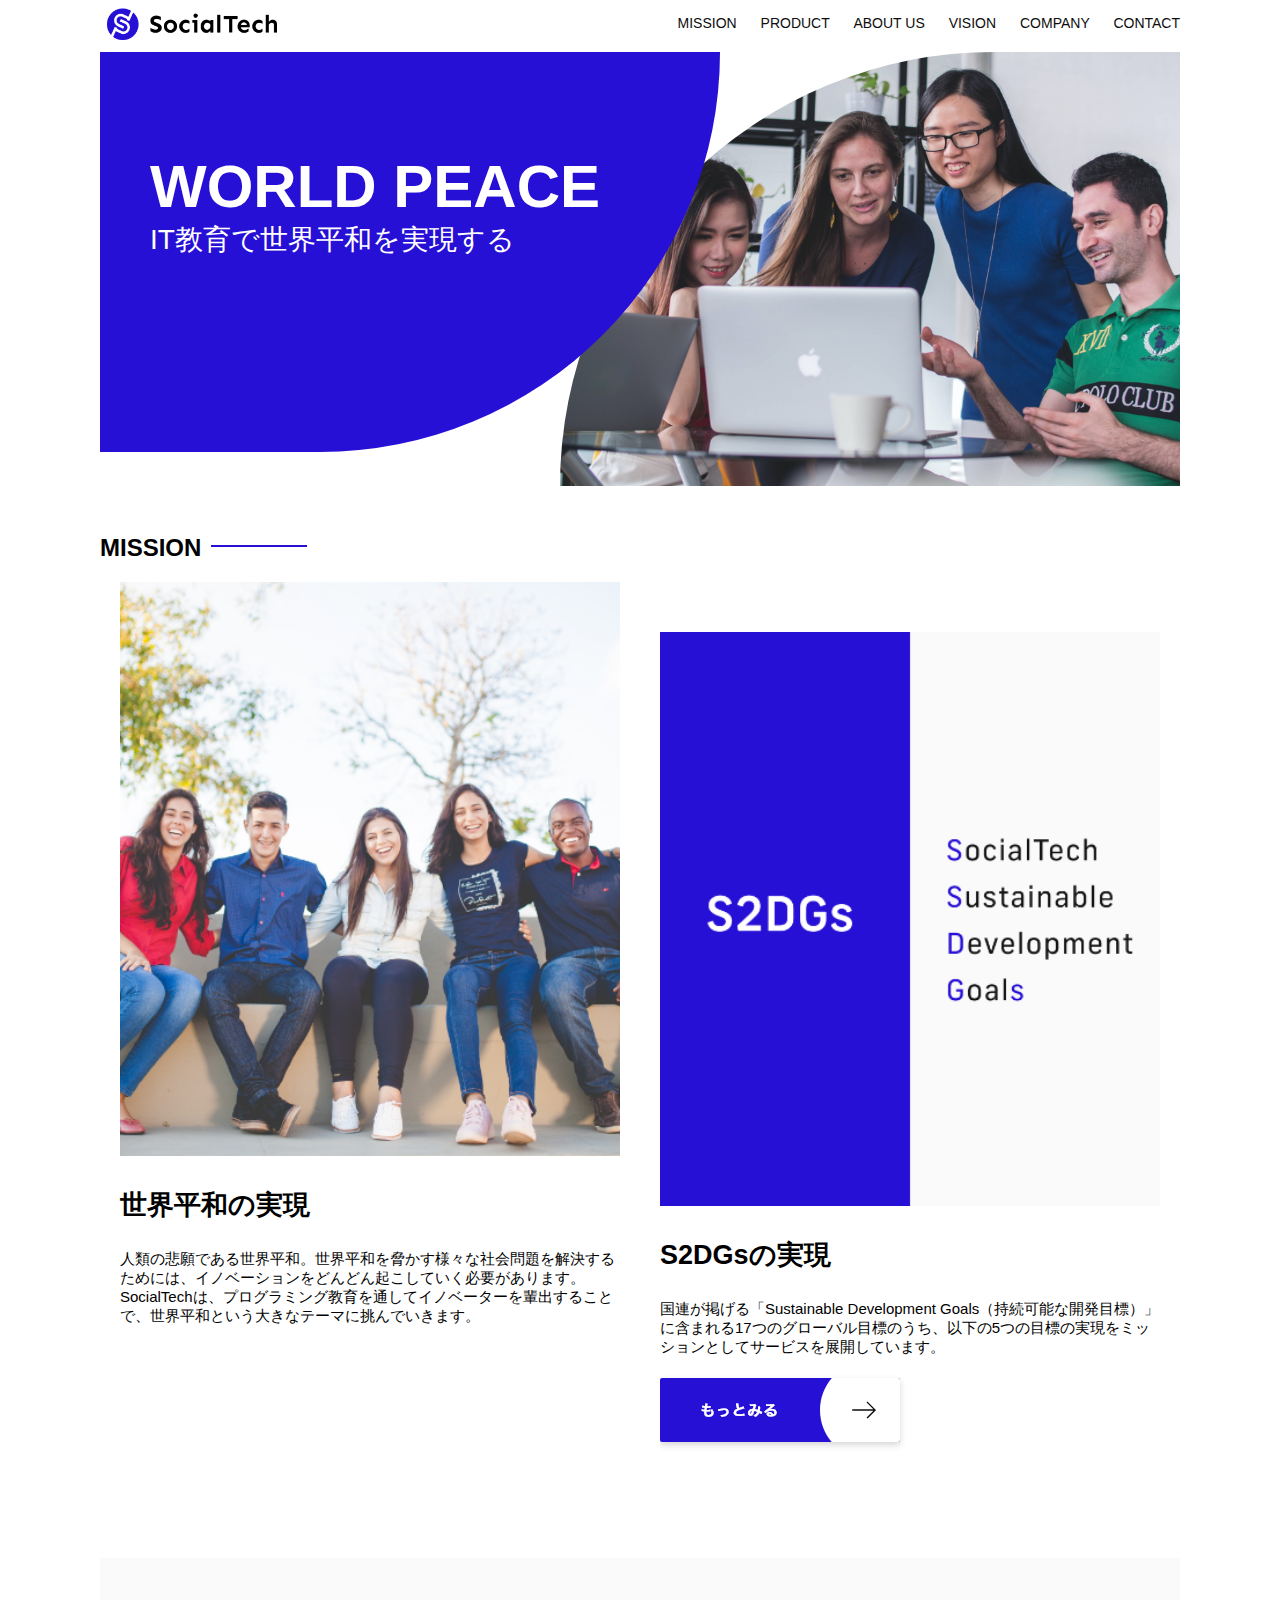
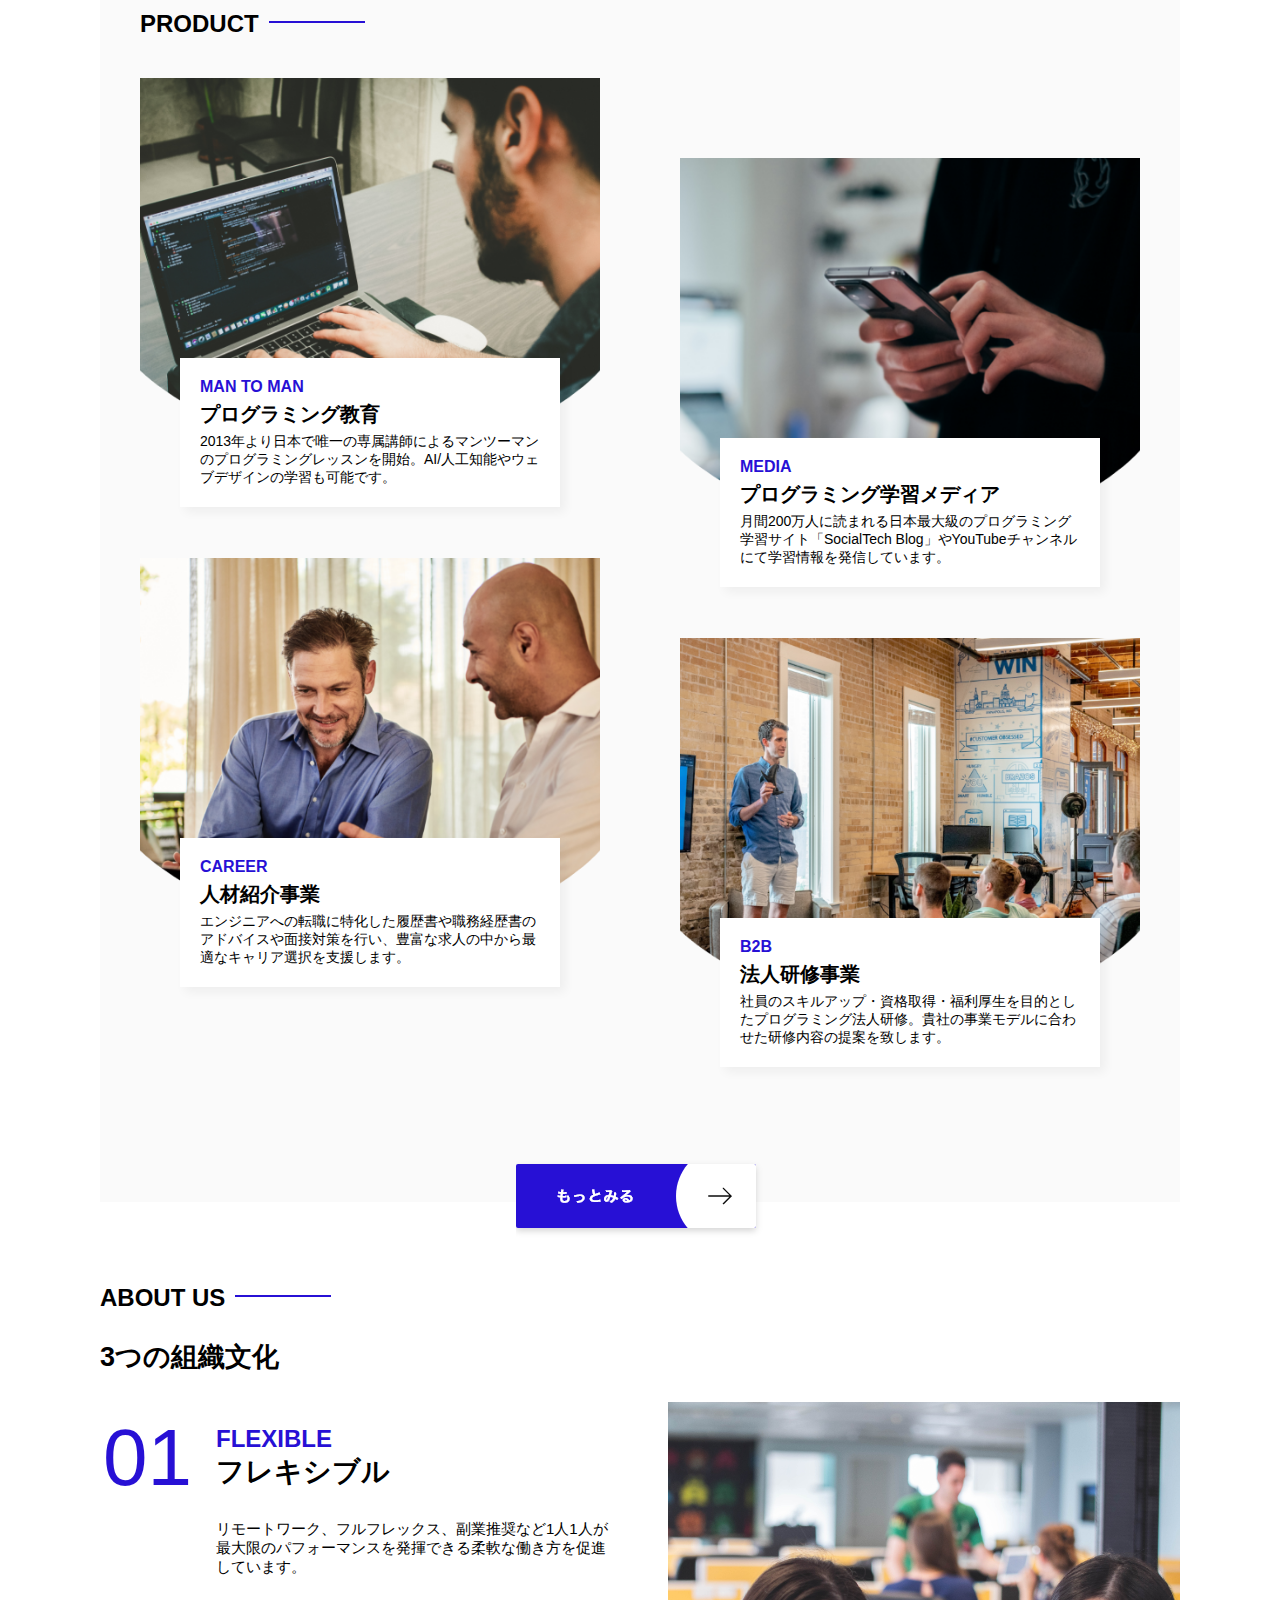
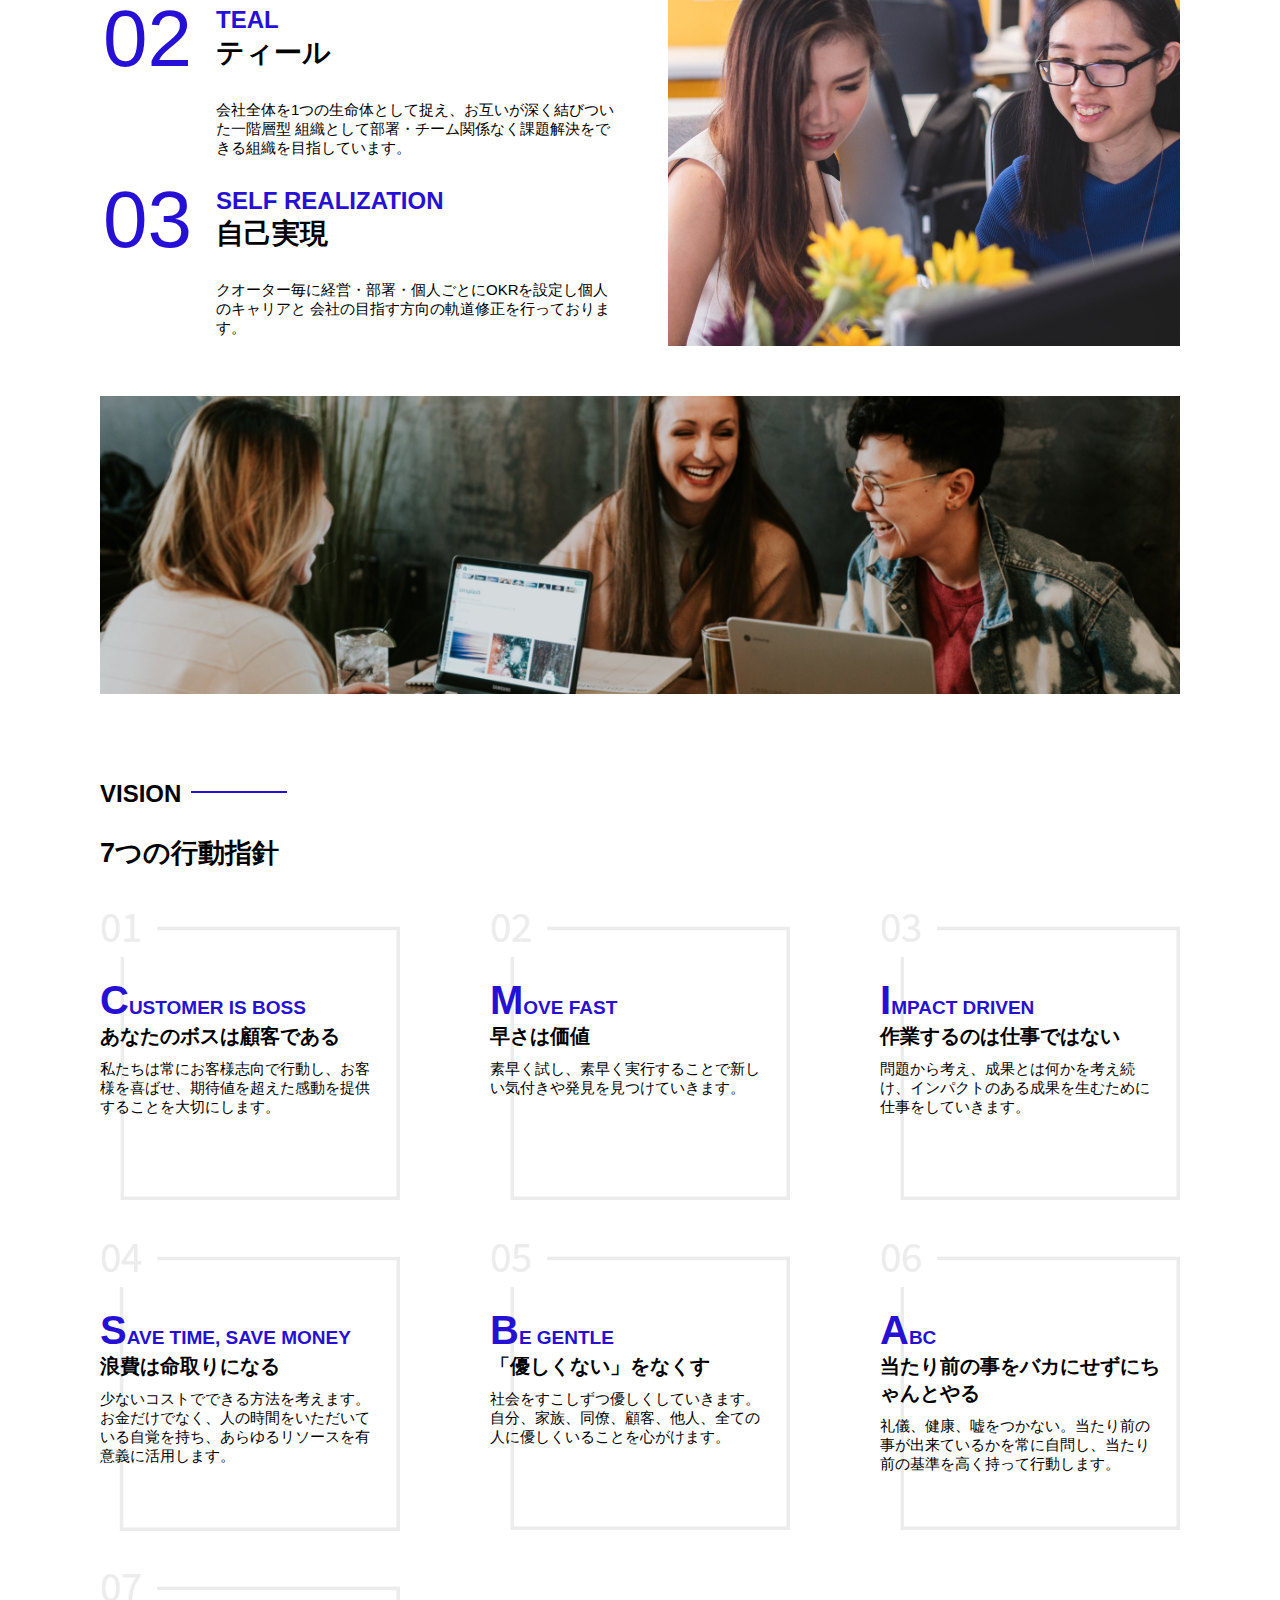
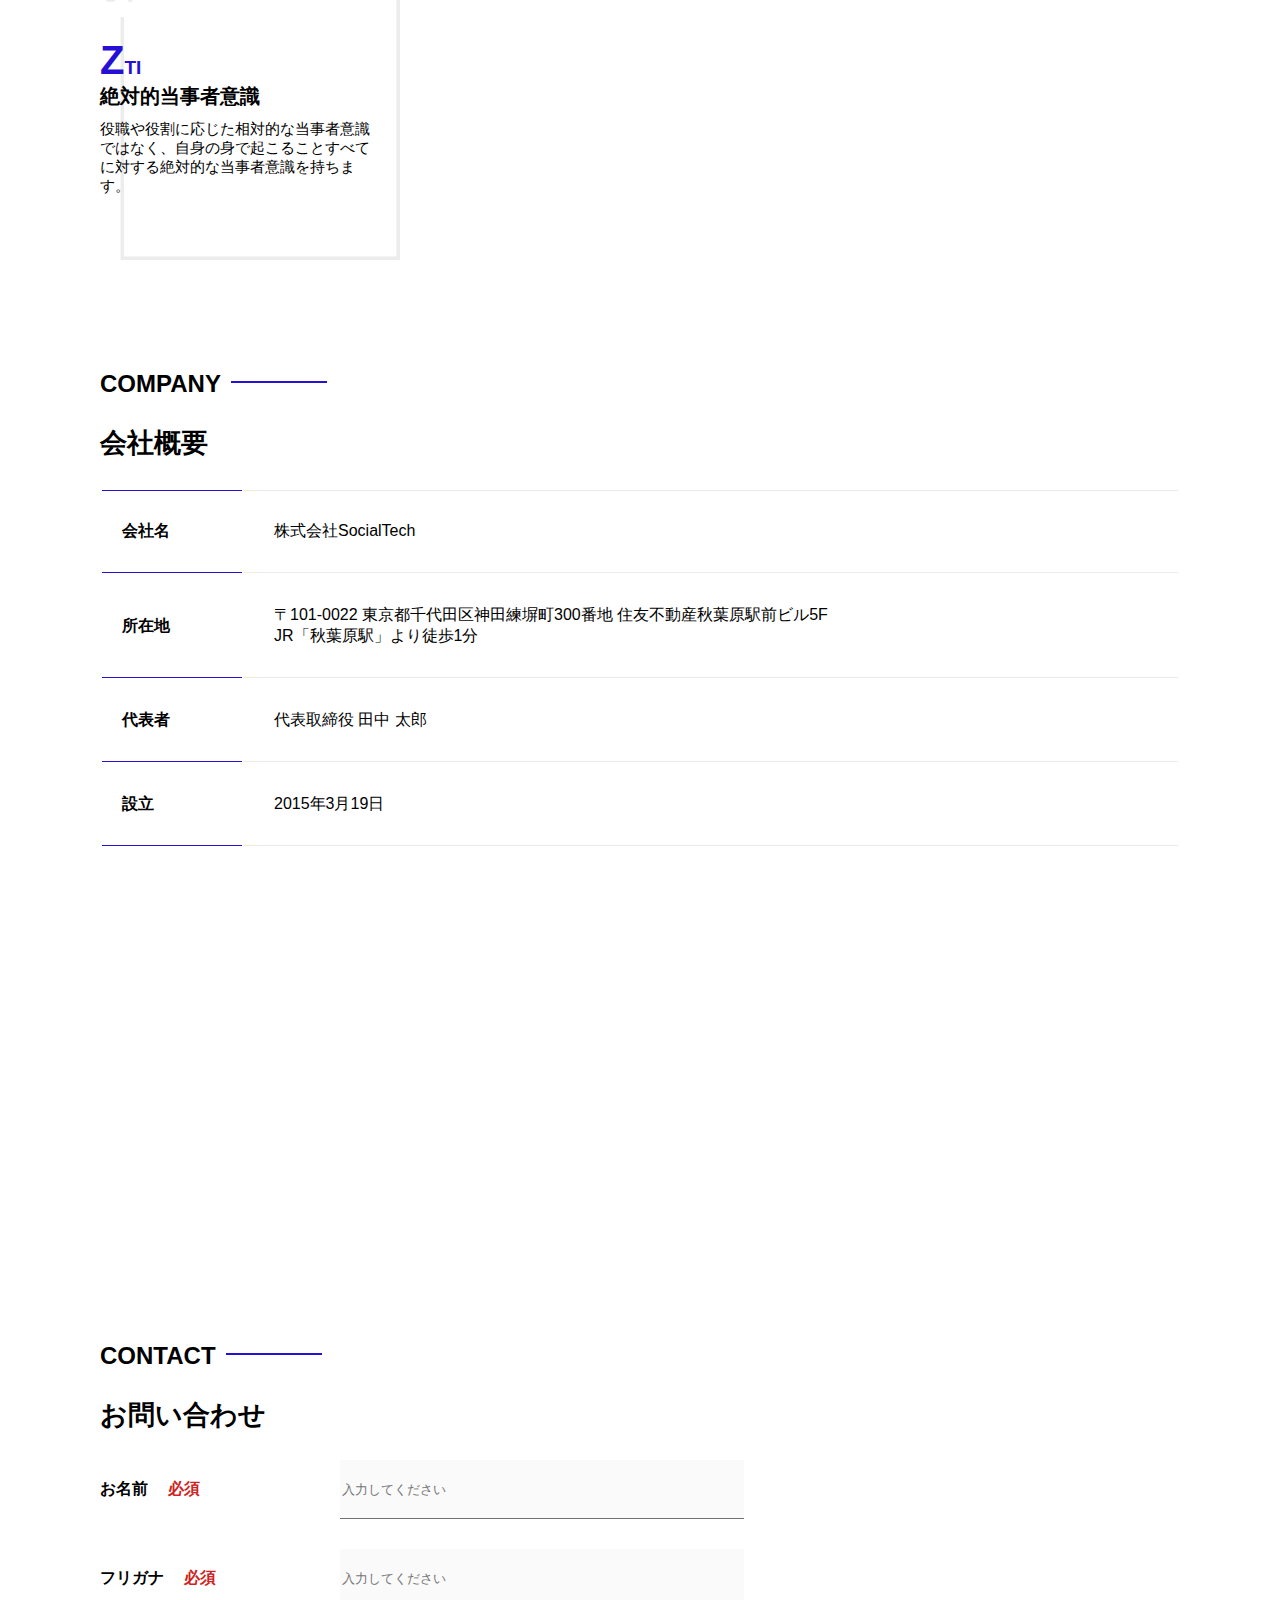
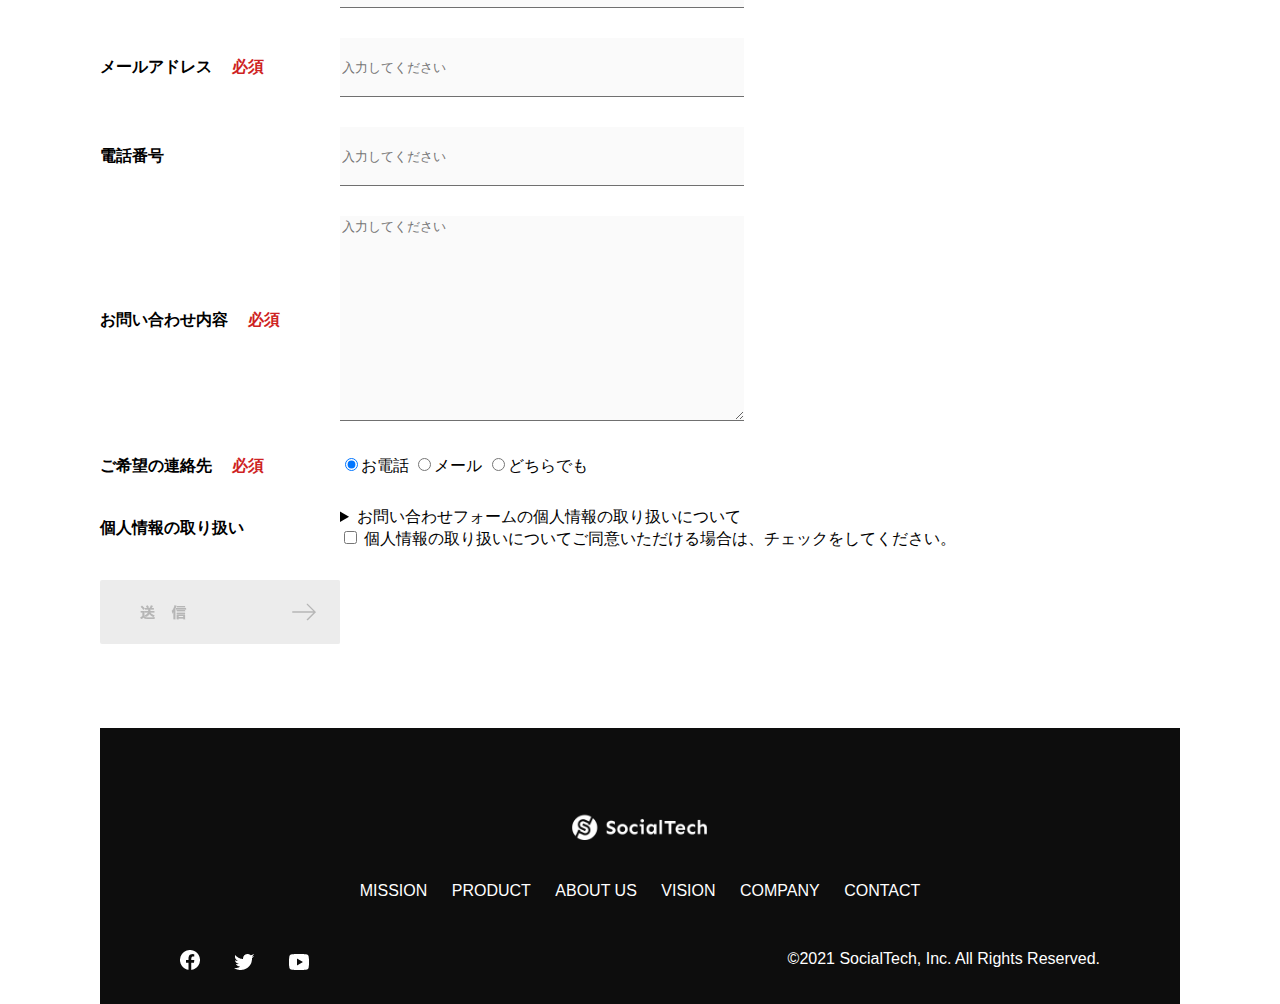
<file: socialtech/index.html>
<!DOCTYPE html>
<html>
<head>
  <title>SocialTech</title>
  <meta charset="UTF-8">
  <meta name="description" content="SocialTechはEdTech業界のリーディングカンパニーを目指します。">
  <meta name="viewport" content="width=device-width, initial-scale=1.0">
   <link rel="stylesheet" href="style.css">
</head>
<body>
    <header>
        <a href="index.html" id="logo"><img src="images/logo.png" alt="トップページに戻る"></a>
        <nav id="nav-pc">
            <a href="mission.html">MISSION</a>
            <a href="product.html">PRODUCT</a>
            <a href="index.html#aboutus">ABOUT US</a>
            <a href="index.html#vision">VISION</a>
            <a href="index.html#company">COMPANY</a>
            <a href="index.html#contact">CONTACT</a>
          </nav>
          <img id="menu-sp" src="images/button-menu.png" alt="ナビゲーションを開く" onclick="document.getElementById('nav-sp').style.display = 'block'">
          <nav id="nav-sp">
            <img id="close" src="images/button-close.png" alt="ナビゲーションを閉じる" onclick="document.getElementById('nav-sp').style.display = 'none'">
            <a id="logo-sp" href="index.html" onclick="document.getElementById('nav-sp').style.display = 'none'"><img
                src="images/logo-sp.png" alt="トップページに戻る"></a>
            <a class="menu" href="mission.html" onclick="document.getElementById('nav-sp').style.display = 'none'">MISSION</a>
            <a class="menu" href="product.html" onclick="document.getElementById('nav-sp').style.display = 'none'">PRODUCT</a>
            <a class="menu" href="index.html#aboutus" onclick="document.getElementById('nav-sp').style.display = 'none'">ABOUT
              US</a>
            <a class="menu" href="index.html#vision"
              onclick="document.getElementById('nav-sp').style.display = 'none'">VISION</a>
            <a class="menu" href="index.html#company"
              onclick="document.getElementById('nav-sp').style.display = 'none'">COMPANY</a>
            <a class="menu" href="index.html#contact"
              onclick="document.getElementById('nav-sp').style.display = 'none'">CONTACT</a>
            <div id="sns">
              <a href="https://www.facebook.com/sejuku2013"><img src="images/button-facebook.png" alt="Facebookのリンク"></a>
              <a href="https://twitter.com/samuraijuku"><img src="images/button-twitter.png" alt="Twitterのリンク"></a>
              <a href="https://www.youtube.com/channel/UCCFOQO5aDK0xXam4cUQXT8g"><img src="images/button-youtube.png" alt="YouTubeのリンク"></a>
            </div>
          </nav>
    </header>
    <main>
        <article>
            <section id="main-visual">
                <div id="main-message">
                    <h1>WORLD PEACE</h1>
                    <p>IT教育で世界平和を実現する</p>
                </div>
                <img src="images/index/index-main.png" alt="PCの周りに集まる多国籍の仲間たち">
            </section>
            <section id="mission">
                <h2 class="index-h2">MISSION</h2>
                <div id="mission-flex">
                  <div>
                    <img id="mission-photo" src="images/index/index-mission.png" alt="屋外のベンチで写真を撮影する多国籍の仲間たち">
                    <h3>世界平和の実現</h3>
                    <p>
                        人類の悲願である世界平和。世界平和を脅かす様々な社会問題を解決するためには、イノベーションをどんどん起こしていく必要があります。SocialTechは、プログラミング教育を通してイノベーターを輩出することで、世界平和という大きなテーマに挑んでいきます。
                    </p>
                  </div>
                  <div>
                    <img id="s2dgs" src="images/index/s2dgs.png" alt="S2DGs">
                    <h3>S2DGsの実現</h3>
                    <p>国連が掲げる「Sustainable Development Goals（持続可能な開発目標）」に含まれる17つのグローバル目標のうち、以下の5つの目標の実現をミッションとしてサービスを展開しています。</p>
                    <a href="mission.html">
                        <img src="images/button-more.png" alt="もっとみる">
                    </a>
                  </div>
                </div>
              </section>
              <section id="product">
                <h2 class="index-h2">PRODUCT</h2>
                <div>
                  <div id="product-left">
                    <div>
                      <img class="product-photo" src="images/index/index-mantoman.png" alt="PCでコードを書く男性">
                      <div class="product-explain">
                        <span>MAN TO MAN</span>
                        <h3>プログラミング教育</h3>
                        <p>2013年より日本で唯一の専属講師によるマンツーマンのプログラミングレッスンを開始。AI/人工知能やウェブデザインの学習も可能です。</p>
                      </div>
                    </div>
                    <div>
                      <img class="product-photo" src="images/index/index-career.png" alt="笑顔で話し合う2人の男性">
                      <div class="product-explain">
                        <span>CAREER</span>
                        <h3>人材紹介事業</h3>
                        <p>エンジニアへの転職に特化した履歴書や職務経歴書のアドバイスや面接対策を行い、豊富な求人の中から最適なキャリア選択を支援します。</p>
                      </div>
                    </div>
                  </div>
                  <div id="product-right">
                     <div>
                       <img class="product-photo" src="images/index/index-media.png" alt="スマートフォンを操作する人">
                       <div class="product-explain">
                         <span>MEDIA</span>
                         <h3>プログラミング学習メディア</h3>
                         <p>月間200万人に読まれる日本最大級のプログラミング学習サイト「SocialTech Blog」やYouTubeチャンネルにて学習情報を発信しています。</p>
                       </div>
                     </div>
                     <div>
                       <img class="product-photo" src="images/index/index-b2b.png" alt="講演中の男性とそれを聴く人々">
                       <div class="product-explain">
                         <span>B2B</span>
                         <h3>法人研修事業</h3>
                         <p>社員のスキルアップ・資格取得・福利厚生を目的としたプログラミング法人研修。貴社の事業モデルに合わせた研修内容の提案を致します。</p>
                       </div>
                     </div>
                   </div>
                 </div>
                 <div>
                   <a id="product-more" href="product.html">
                     <img src="images/button-more.png" alt="もっとみる">
                   </a>
                 </div>
              </section>
              <section id="aboutus">
                <h2 class="index-h2">ABOUT US</h2>
                <h3>3つの組織文化</h3>
                <div>
                    <table class="culture-table">
                        <tr>
                          <td>
                            <span class="culture-num">01</span>
                          </td>
                          <td>
                            <span class="culture-en">FLEXIBLE</span>
                            <span class="culture-jp">フレキシブル</span>
                          </td>
                        </tr>
                        <tr>
                          <td>
                          </td>
                          <td>
                            <p class="culture-description">
                              リモートワーク、フルフレックス、副業推奨など1人1人が最大限のパフォーマンスを発揮できる柔軟な働き方を促進しています。
                            </p>
                          </td>
                        </tr>
                        <tr>
                          <td>
                            <span class="culture-num">02</span>
                          </td>
                          <td>
                            <span class="culture-en">TEAL</span>
                            <span class="culture-jp">ティール</span>
                          </td>
                        </tr>
                        <tr>
                          <td>
                          </td>
                          <td>
                            <p class="culture-description">
                              会社全体を1つの生命体として捉え、お互いが深く結びついた一階層型
                              組織として部署・チーム関係なく課題解決をできる組織を目指しています。
                            </p>
                          </td>
                        </tr>
                        <tr>
                          <td>
                            <span class="culture-num">03</span>
                          </td>
                          <td>
                            <span class="culture-en">SELF REALIZATION</span>
                            <span class="culture-jp">自己実現</span>
                          </td>
                        </tr>
                        <tr>
                          <td>
                          </td>
                          <td>
                            <p class="culture-description">
                              クオーター毎に経営・部署・個人ごとにOKRを設定し個人のキャリアと
                              会社の目指す方向の軌道修正を行っております。
                            </p>
                          </td>
                        </tr>
                      </table>
                      <img class="culture-img" src="images/index/index-aboutus1.png" alt="笑顔で話し合う2人の女性">
                </div>
                <img class="culture-img2" src="images/index/index-aboutus2.png" alt="笑顔で話し合う3人の男女">
              </section>
              <section id="vision">
                <h2 class="index-h2">VISION</h2>
                <h3>7つの行動指針</h3>
                <div>
                    <div class="vision-box">
                        <img src="images/index/vision-01.png" alt="01">
                        <span>
                          <h4>CUSTOMER IS BOSS</h4>
                          <h5>あなたのボスは顧客である</h5>
                          <p>私たちは常にお客様志向で行動し、お客様を喜ばせ、期待値を超えた感動を提供することを大切にします。</p>
                        </span>
                      </div>
                      <div class="vision-box">
                        <img src="images/index/vision-02.png" alt="02">
                        <span>
                          <h4>MOVE FAST</h4>
                          <h5>早さは価値</h5>
                          <p>素早く試し、素早く実行することで新しい気付きや発見を見つけていきます。</p>
                        </span>
                      </div>
                      <div class="vision-box">
                        <img src="images/index/vision-03.png" alt="03">
                        <span>
                          <h4>IMPACT DRIVEN</h4>
                          <h5>作業するのは仕事ではない</h5>
                          <p>問題から考え、成果とは何かを考え続け、インパクトのある成果を生むために仕事をしていきます。</p>
                        </span>
                      </div>
                      <div class="vision-box">
                        <img src="images/index/vision-04.png" alt="04">
                        <span>
                          <h4>SAVE TIME, SAVE MONEY</h4>
                          <h5>浪費は命取りになる</h5>
                          <p>少ないコストでできる方法を考えます。お金だけでなく、人の時間をいただいている自覚を持ち、あらゆるリソースを有意義に活用します。</p>
                        </span>
                      </div>
                      <div class="vision-box">
                        <img src="images/index/vision-05.png" alt="05">
                        <span>
                          <h4>BE GENTLE</h4>
                          <h5>「優しくない」をなくす</h5>
                          <p>社会をすこしずつ優しくしていきます。自分、家族、同僚、顧客、他人、全ての人に優しくいることを心がけます。</p>
                        </span>
                      </div>
                      <div class="vision-box">
                        <img src="images/index/vision-06.png" alt="06">
                        <span>
                          <h4>ABC</h4>
                          <h5>当たり前の事をバカにせずにちゃんとやる</h5>
                          <p>礼儀、健康、嘘をつかない。当たり前の事が出来ているかを常に自問し、当たり前の基準を高く持って行動します。</p>
                        </span>
                      </div>
                      <div class="vision-box">
                        <img src="images/index/vision-07.png" alt="07">
                        <span>
                          <h4>ZTI</h4>
                          <h5>絶対的当事者意識</h5>
                          <p>役職や役割に応じた相対的な当事者意識ではなく、自身の身で起こることすべてに対する絶対的な当事者意識を持ちます。</p>
                        </span>
                      </div>
                </div>
              </section>
              <section id="company">
                <h2 class="index-h2">COMPANY</h2>
                <h3>会社概要</h3>
                <table id="company-table">
                    <tr>
                      <th class="tableheader-first">会社名</th>
                      <td class="cell-first">株式会社SocialTech</td>
                    </tr>
                    <tr>
                      <th class="tableheader">所在地</th>
                      <td class="cell">〒101-0022 東京都千代田区神田練塀町300番地 住友不動産秋葉原駅前ビル5F<br>JR「秋葉原駅」より徒歩1分</td>
                    </tr>
                    <tr>
                      <th class="tableheader">代表者</th>
                      <td class="cell">代表取締役 田中 太郎</td>
                    </tr>
                    <tr>
                      <th class="tableheader">設立</th>
                      <td class="cell">2015年3月19日</td>
                    </tr>
                  </table>
                  <iframe
                  src="https://www.google.com/maps/embed?pb=!1m18!1m12!1m3!1d3240.0688551336807!2d139.7720776771055!3d35.69992317258124!2m3!1f0!2f0!3f0!3m2!1i1024!2i768!4f13.1!3m3!1m2!1s0x60188fee13660e23%3A0x77137876edf742ac!2z5L2P5Y-L5LiN5YuV55Sj56eL6JGJ5Y6f6aeF5YmN44OT44Or!5e0!3m2!1sja!2sjp!4v1704858013291!5m2!1sja!2sjp"
                  style="border:0;" allowfullscreen="" loading="lazy">
                  </iframe>
              </section>
              <section id="contact">
                <h2 class="index-h2">CONTACT</h2>
                <h3>お問い合わせ</h3>
                <form>
                    <div>
                        <div class="contact-heading">
                          <label class="contact-label">お名前<span class="contact-span">必須</span></label>
                        </div>
                        <div>
                          <input type="text" name="name" placeholder="入力してください" class="contact-textbox">
                        </div>
                      </div>
                      <div>
                        <div class="contact-heading">
                          <label class="contact-label">フリガナ<span class="contact-span">必須</span></label>
                        </div>
                        <div>
                          <input type="text" name="hurigana" placeholder="入力してください" class="contact-textbox">
                        </div>
                      </div>
                      <div>
                        <div class="contact-heading">
                          <label class="contact-label">メールアドレス<span class="contact-span">必須</span></label>
                        </div>
                        <div>
                          <input type="text" name="email" placeholder="入力してください" class="contact-textbox">
                        </div>
                      </div>
                      <div>
                        <div class="contact-heading">
                          <label class="contact-label">電話番号</label>
                        </div>
                        <div>
                          <input type="text" name="tel" placeholder="入力してください" class="contact-textbox">
                        </div>
                      </div>
                      <div>
                        <div class="contact-heading">
                          <label class="contact-label">お問い合わせ内容<span class="contact-span">必須</span></label>
                        </div>
                        <div>
                          <textarea class="contact-textarea" placeholder="入力してください" name="message"></textarea>
                        </div>
                      </div>
                      <div>
                        <div class="contact-heading">
                          <label class="contact-label">ご希望の連絡先<span class="contact-span">必須</span></label>
                        </div>
                        <div>
                          <input class="radiobutton" type="radio" value="tel" name="contact" checked><label>お電話</label>
                          <input class="radiobutton" type="radio" value="mail" name="contact"><label>メール</label>
                          <input class="radiobutton" type="radio" value="both" name="contact"><label>どちらでも</label>
                        </div>
                      </div>
                      <div>
                        <div class="contact-heading">
                          <label class="contact-label">個人情報の取り扱い</label>
                        </div>
                        <div>
                          <details>
                            <summary>お問い合わせフォームの個人情報の取り扱いについて</summary>
                            <div>
                              <span>１．組織の名称又は氏名</span><br>
                              株式会社SocialTech<br><br>
                              <span>２．個人情報保護管理者（若しくはその代理人）の氏名又は職名、所属及び連絡先
                                鈴木 一郎 コーポレート部</span><br>
                              メールアドレス：samurai@example.com<br>
                              TEL：03-1234-5678<br>
                              <span>３．個人情報の利用目的</span><br>
                              ・本サービス及び本サービスに関連する情報の提供又はそれらに関する連絡のため<br>
                              ・ユーザーの本人確認のため<br>
                              ・当社サービスのご案内のため<br>
                              ・当社の商品等の広告または宣伝（電子メールによるものを含むものとします。）<br><br>
                              <span>４．個人情報の取り扱い業務の委託</span><br>
                              個人情報の取扱業務の全部または一部を外部に業務委託する場合があります。<br>
                              その際、弊社は、個人情報を適切に保護できる管理体制を敷き実行していることを条件として<br>
                              委託先を厳選したうえで、機密保持契約を委託先と締結し、お客様の個人情報を厳密に管理させます。<br><br>
                              <span>５．個人情報の開示等の請求</span><br>
                              お客様は、弊社に対してご自身の個人情報の開示等（利用目的の通知、開示、内容の訂正・追加・削除、利用の停止または消去、第三者への提供の停止）に関して、当社問合わせ窓口に申し出ることができます。<br>
                              その際、弊社はお客様ご本人を確認させていただいたうえで、合理的な期間内に対応いたします。<br><br>
                              なお、個人情報に関する弊社問合わせ先は、次の通りです。<br><br>
                              株式会社SocialTech　個人情報問合せ窓口<br>
                              〒101-0022 東京都千代田区神田練塀町300番地 住友不動産秋葉原駅前ビル5F<br>
                              メールアドレス：samurai@example.com　TEL：03-1234-5678<br><br>
                              <span>６．個人情報を提供されることの任意性について</span><br><br>
                              お客様がご自身の個人情報を弊社に提供されるか否かは、お客様のご判断によりますが、もしご提供されない場合には、適切なサービスが提供できない場合がありますので予めご了承ください。
                            </div>
                          </details>
                          <input type="checkbox" name="agree">
                          <span>個人情報の取り扱いについてご同意いただける場合は、チェックをしてください。</span>
                        </div>
                      </div>
                      <input type="image" src="images/button-submit.png" alt="送信する">
                </form>
              </section>
            </article>
            <footer>
                <div id="footer-logo">
                  <img src="images/logo-sp.png" alt="SocialTech">
                </div>
                <div id="footer-link">
                    <a href="mission.html">MISSION</a>
                    <a href="product.html">PRODUCT</a>
                    <a href="index.html#aboutus">ABOUT US</a>
                    <a href="index.html#vision">VISION</a>
                    <a href="index.html#company">COMPANY</a>
                    <a href="index.html#contact">CONTACT</a>
                  </div>
                  <div id="sns-footer">
                    <a href="https://www.facebook.com/sejuku2013"><img src="images/button-facebook.png" alt="Facebookのリンク"></a>
                    <a href="https://twitter.com/samuraijuku"><img src="images/button-twitter.png" alt="Twitterのリンク"></a>
                    <a href="https://www.youtube.com/channel/UCCFOQO5aDK0xXam4cUQXT8g"><img src="images/button-youtube.png" alt="YouTubeのリンク"></a>
                    <span id="copyright">&copy;2021 SocialTech, Inc. All Rights Reserved. </span>
                  </div>           
              </footer>
          </main>
        </body> 
        </html>
</file>
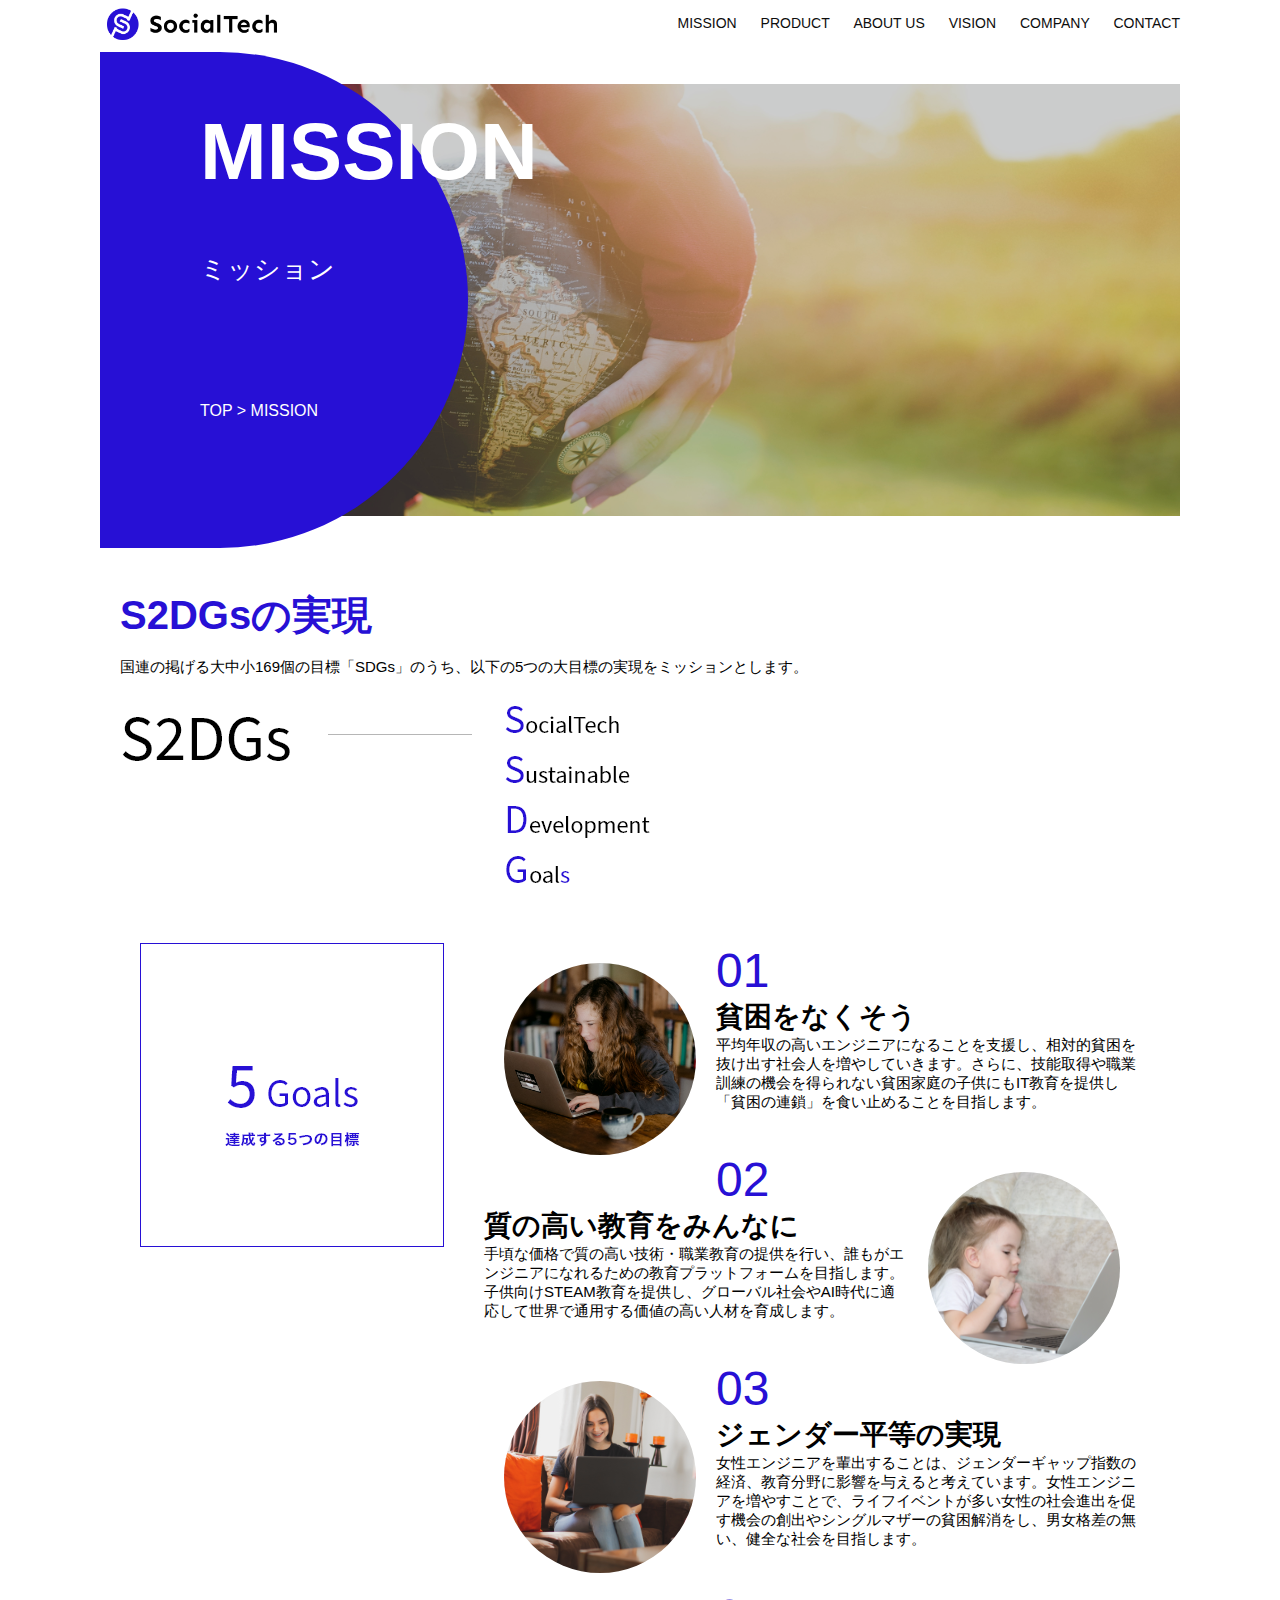
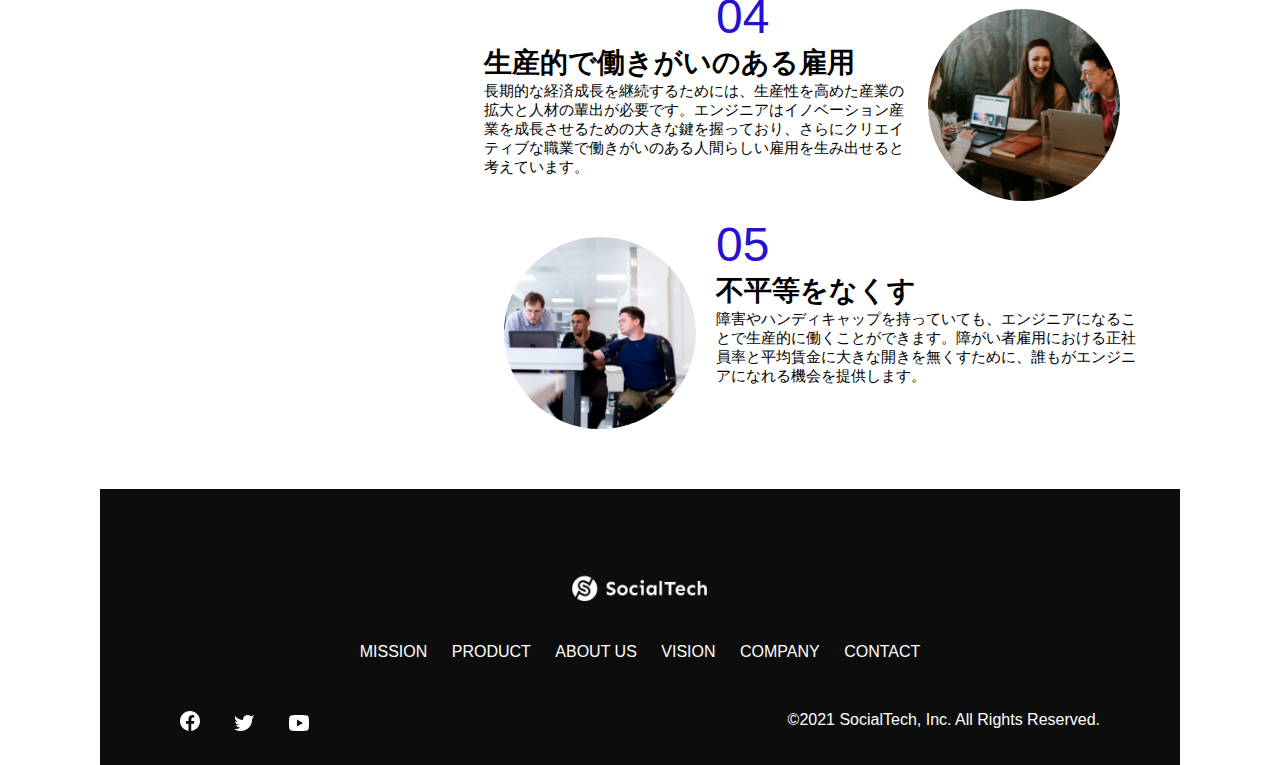
<file: socialtech/mission.html>
<!DOCTYPE html>
  <html>
  <head>
    <title>SocialTech - MISSION ミッション -</title>
    <meta charset="UTF-8">
    <meta name="description" content="SocialTechが目指す5つの目標（S2DGs）を紹介します">
    <meta name="viewport" content="width=device-width, initial-scale=1.0">
    <link rel="stylesheet" href="style.css">
  </head>
 
  <body>
    <!-- ヘッダー -->
    <header>
      <!-- ロゴ -->
      <a href="index.html" id="logo"><img src="images/logo.png" alt="トップページに戻る"></a>
  
      <!-- PC用ナビゲーション -->
      <nav id="nav-pc">
        <a href="mission.html">MISSION</a>
        <a href="product.html">PRODUCT</a>
        <a href="index.html#aboutus">ABOUT US</a>
        <a href="index.html#vision">VISION</a>
        <a href="index.html#company">COMPANY</a>
        <a href="index.html#contact">CONTACT</a>
      </nav>
  
      <!-- スマホ用メニューボタン -->
      <img id="menu-sp" src="images/button-menu.png" alt="ナビゲーションを開く" onclick="document.getElementById('nav-sp').style.display = 'block'">
  
      <!-- スマホ用ナビゲーション -->
      <nav id="nav-sp">
        <img id="close" src="images/button-close.png" alt="ナビゲーションを閉じる" onclick="document.getElementById('nav-sp').style.display = 'none'">
        <a id="logo-sp" href="index.html" onclick="document.getElementById('nav-sp').style.display = 'none'"><img
            src="images/logo-sp.png" alt="トップページに戻る"></a>
        <a class="menu" href="mission.html" onclick="document.getElementById('nav-sp').style.display = 'none'">MISSION</a>
        <a class="menu" href="product.html" onclick="document.getElementById('nav-sp').style.display = 'none'">PRODUCT</a>
        <a class="menu" href="index.html#aboutus" onclick="document.getElementById('nav-sp').style.display = 'none'">ABOUT
          US</a>
        <a class="menu" href="index.html#vision"
          onclick="document.getElementById('nav-sp').style.display = 'none'">VISION</a>
        <a class="menu" href="index.html#company"
          onclick="document.getElementById('nav-sp').style.display = 'none'">COMPANY</a>
        <a class="menu" href="index.html#contact"
          onclick="document.getElementById('nav-sp').style.display = 'none'">CONTACT</a>
        <div id="sns">
          <a href="https://www.facebook.com/sejuku2013"><img src="images/button-facebook.png" alt="Facebookのリンク"></a>
          <a href="https://twitter.com/samuraijuku"><img src="images/button-twitter.png" alt="Twitterのリンク"></a>
          <a href="https://www.youtube.com/channel/UCCFOQO5aDK0xXam4cUQXT8g"><img src="images/button-youtube.png" alt="YouTubeのリンク"></a>
        </div>
      </nav>
    </header>
    <main>
      <article>
        <section id="mission-main">
            <div id="mission-title">
            <h1>MISSION</h1>
            <span>ミッション</span>
            <div>TOP > MISSION</div>
            </div>
        </section>
        <section id="mission-s2dgs">
            <h2 class="mission-h2">S2DGsの実現</h2>
            <p>国連の掲げる大中小169個の目標「SDGs」のうち、以下の5つの大目標の実現をミッションとします。</p>
            <img src="images/mission/mission-s2dgs.png" alt="S2DGs">
        </section>
        <section id="mission-5goals">
            <div>
                <img id="s2dgs-image" src="images/mission/mission-5goals.png" alt="5Goals">
            </div>
            <div>
                <div>
                  <img class="fivegoals-image-left" src="images/mission/mission-5goals01.png" alt="PCを操作する女の子">
                  <span class="fivegoals-number">01</span>
                  <h3 class="fivegoals-h3">貧困をなくそう</h3>
                  <p class="fivegoals-p">
                    平均年収の高いエンジニアになることを支援し、相対的貧困を抜け出す社会人を増やしていきます。さらに、技能取得や職業訓練の機会を得られない貧困家庭の子供にもIT教育を提供し「貧困の連鎖」を食い止めることを目指します。
                  </p>
                </div>
                <div>
                  <img class="fivegoals-image-right" src="images/mission/mission-5goals02.png" alt="PCを見つめる小さい女の子">
                  <span class="fivegoals-number">02</span>
                  <h3 class="fivegoals-h3">質の高い教育をみんなに</h3>
                  <p class="fivegoals-p">
                    手頃な価格で質の高い技術・職業教育の提供を行い、誰もがエンジニアになれるための教育プラットフォームを目指します。子供向けSTEAM教育を提供し、グローバル社会やAI時代に適応して世界で通用する価値の高い人材を育成します。
                  </p>
                </div>
                <div>
                  <img class="fivegoals-image-left" src="images/mission/mission-5goals03.png" alt="PCを操作する女性">
                  <span class="fivegoals-number">03</span>
                  <h3 class="fivegoals-h3">ジェンダー平等の実現</h3>
                  <p class="fivegoals-p">
                    女性エンジニアを輩出することは、ジェンダーギャップ指数の経済、教育分野に影響を与えると考えています。女性エンジニアを増やすことで、ライフイベントが多い女性の社会進出を促す機会の創出やシングルマザーの貧困解消をし、男女格差の無い、健全な社会を目指します。
                  </p>
                </div>
                <div>
                  <img class="fivegoals-image-right" src="images/mission/mission-5goals04.png" alt="笑顔で話し合う3人の男女">
                  <span class="fivegoals-number">04</span>
                  <h3 class="fivegoals-h3">生産的で働きがいのある雇用</h3>
                  <p class="fivegoals-p">
                    長期的な経済成長を継続するためには、生産性を高めた産業の拡大と人材の輩出が必要です。エンジニアはイノベーション産業を成長させるための大きな鍵を握っており、さらにクリエイティブな職業で働きがいのある人間らしい雇用を生み出せると考えています。
                  </p>
                </div>
                <div>
                  <img class="fivegoals-image-left" src="images/mission/mission-5goals05.png" alt="障害を持つ男性が生き生きと働く様子">
                  <span class="fivegoals-number">05</span>
                  <h3 class="fivegoals-h3">不平等をなくす</h3>
                  <p class="fivegoals-p">
                    障害やハンディキャップを持っていても、エンジニアになることで生産的に働くことができます。障がい者雇用における正社員率と平均賃金に大きな開きを無くすために、誰もがエンジニアになれる機会を提供します。
                  </p>
                </div>
              </div>
        </section>
      </article>
      <footer>
        <div id="footer-logo">
          <img src="images/logo-sp.png" alt="SocialTech">
        </div>
        <div id="footer-link">
          <a href="mission.html">MISSION</a>
          <a href="product.html">PRODUCT</a>
          <a href="index.html#aboutus">ABOUT US</a>
          <a href="index.html#vision">VISION</a>
          <a href="index.html#company">COMPANY</a>
          <a href="index.html#contact">CONTACT</a>
        </div>
        <div id="sns-footer">
          <a href="https://www.facebook.com/sejuku2013"><img src="images/button-facebook.png" alt="Facebookのリンク"></a>
          <a href="https://twitter.com/samuraijuku"><img src="images/button-twitter.png" alt="Twitterのリンク"></a>
          <a href="https://www.youtube.com/channel/UCCFOQO5aDK0xXam4cUQXT8g"><img src="images/button-youtube.png" alt="YouTubeのリンク"></a>
          <span id="copyright">&copy;2021 SocialTech, Inc. All Rights Reserved. </span>
        </div>
      </footer>
    </main>
  </body>
 
  </html>
</file>
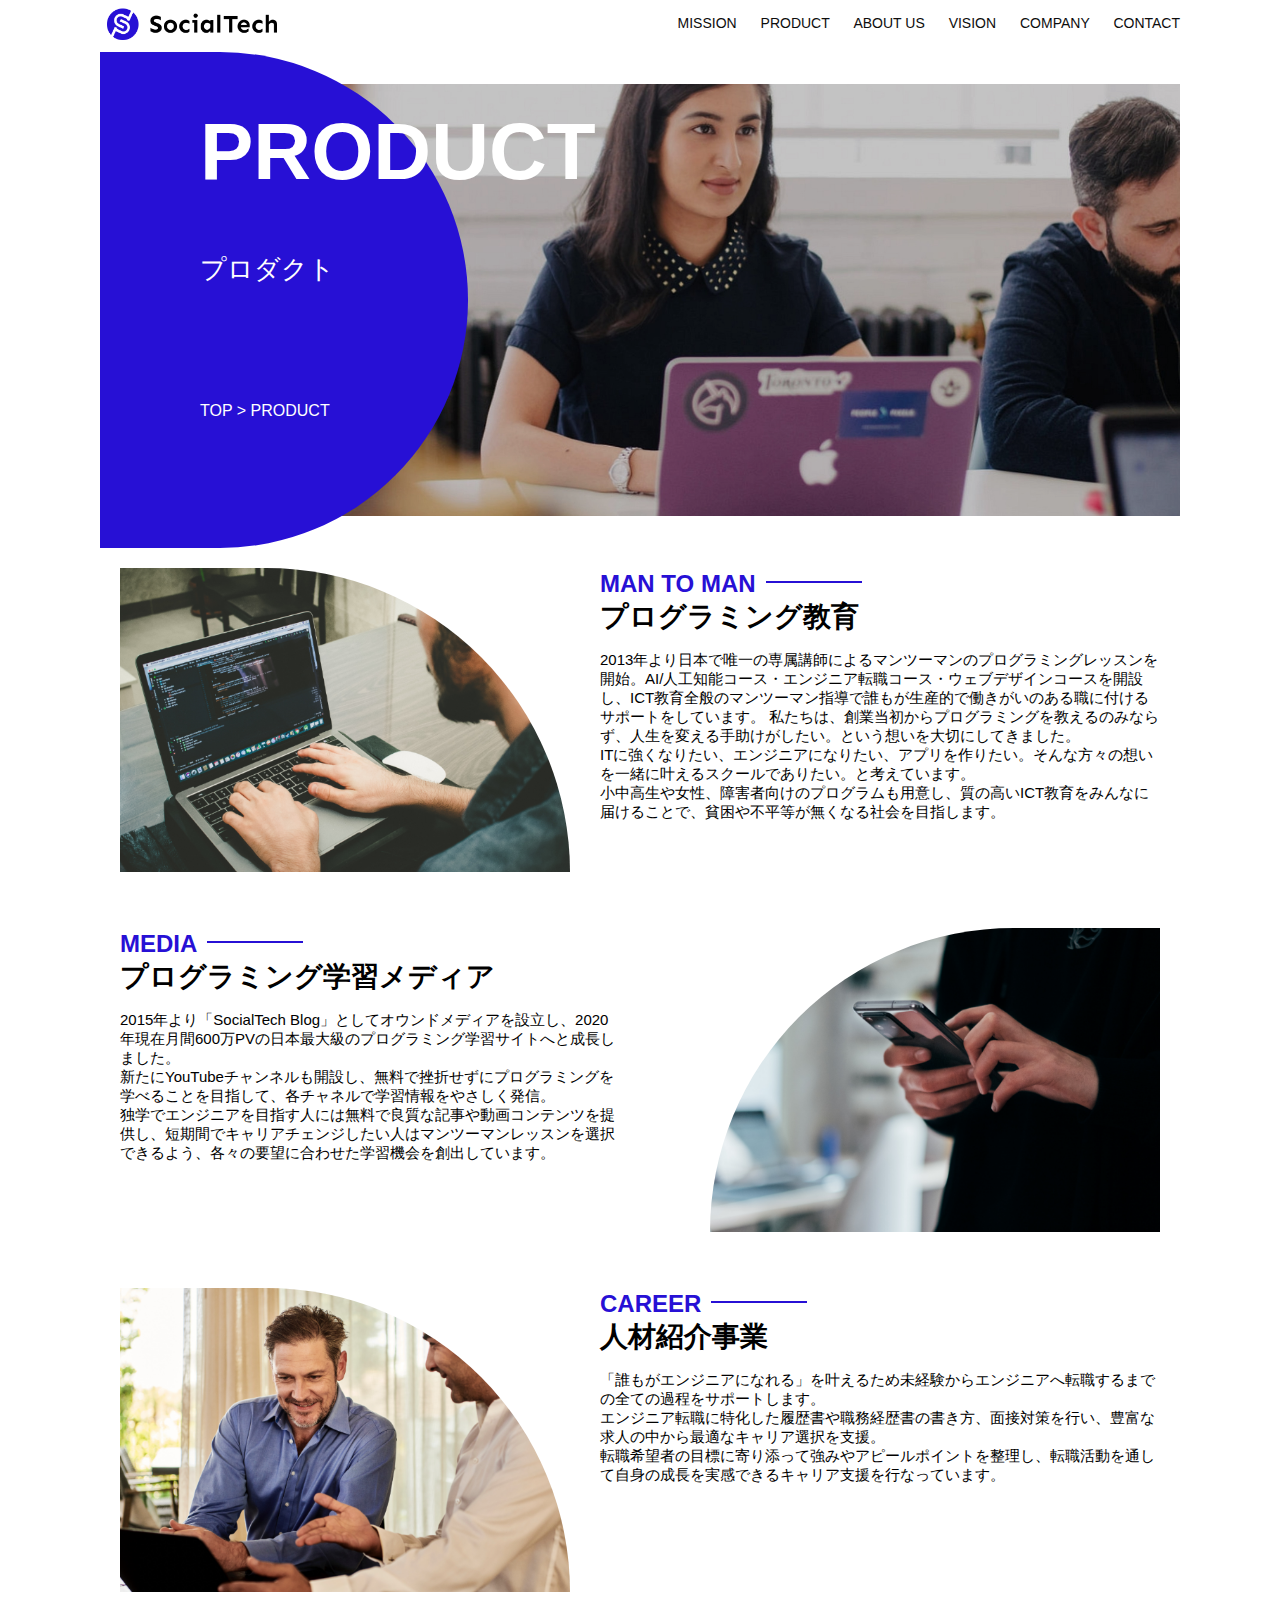
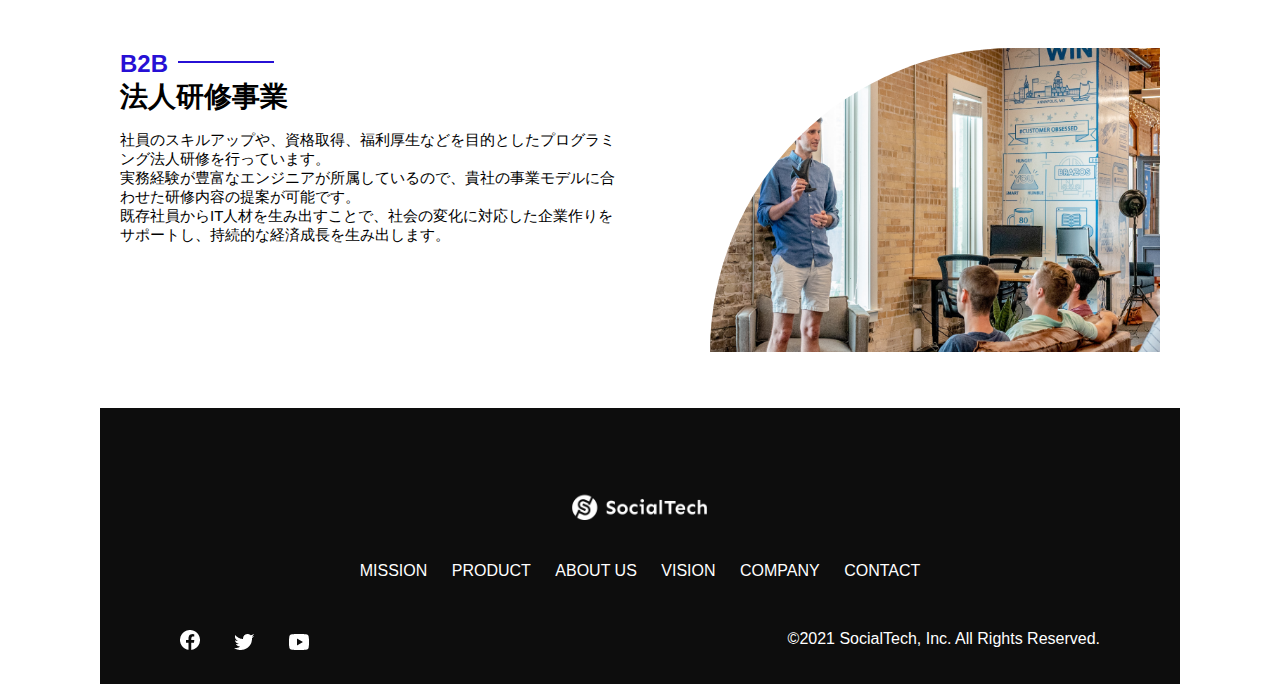
<file: socialtech/product.html>
<!DOCTYPE html>
  <html>
  <head>
    <title>SocialTech -PRODUCT プロダクト-</title>
    <meta charset="UTF-8">
    <meta name="description" content="SocialTechの4つのプロダクトを紹介します">
    <meta name="viewport" content="width=device-width, initial-scale=1.0">
    <link rel="stylesheet" href="style.css">
  </head>
  
  <body>
    <!-- ヘッダー -->
    <header>
      <!-- ロゴ -->
      <a href="index.html" id="logo"><img src="images/logo.png" alt="トップページに戻る"></a>
  
      <!-- PC用ナビゲーション -->
      <nav id="nav-pc">
        <a href="mission.html">MISSION</a>
        <a href="product.html">PRODUCT</a>
        <a href="index.html#aboutus">ABOUT US</a>
        <a href="index.html#vision">VISION</a>
        <a href="index.html#company">COMPANY</a>
        <a href="index.html#contact">CONTACT</a>
      </nav>
  
      <!-- スマホ用メニューボタン -->
      <img id="menu-sp" src="images/button-menu.png" alt="ナビゲーションを開く" onclick="document.getElementById('nav-sp').style.display = 'block'">
  
      <!-- スマホ用ナビゲーション -->
      <nav id="nav-sp">
        <img id="close" src="images/button-close.png" alt="ナビゲーションを閉じる" onclick="document.getElementById('nav-sp').style.display = 'none'">
        <a id="logo-sp" href="index.html" onclick="document.getElementById('nav-sp').style.display = 'none'"><img
            src="images/logo-sp.png" alt="トップページに戻る"></a>
        <a class="menu" href="mission.html" onclick="document.getElementById('nav-sp').style.display = 'none'">MISSION</a>
        <a class="menu" href="product.html" onclick="document.getElementById('nav-sp').style.display = 'none'">PRODUCT</a>
        <a class="menu" href="index.html#aboutus" onclick="document.getElementById('nav-sp').style.display = 'none'">ABOUT
          US</a>
        <a class="menu" href="index.html#vision"
          onclick="document.getElementById('nav-sp').style.display = 'none'">VISION</a>
        <a class="menu" href="index.html#company"
          onclick="document.getElementById('nav-sp').style.display = 'none'">COMPANY</a>
        <a class="menu" href="index.html#contact"
          onclick="document.getElementById('nav-sp').style.display = 'none'">CONTACT</a>
        <div id="sns">
          <a href="https://www.facebook.com/sejuku2013"><img src="images/button-facebook.png" alt="Facebookのリンク"></a>
          <a href="https://twitter.com/samuraijuku"><img src="images/button-twitter.png" alt="Twitterのリンク"></a>
          <a href="https://www.youtube.com/channel/UCCFOQO5aDK0xXam4cUQXT8g"><img src="images/button-youtube.png" alt="YouTubeのリンク"></a>
        </div>
      </nav>
    </header>
    <main>
      <article>
        <section id="product-main">
            <div id="product-title">
                <h1>PRODUCT</h1>
                <span>プロダクト</span>
                <div>TOP > PRODUCT</div>
            </div>
        </section>
        <section class="product-section1">
            <img src="images/product/product-mantoman.png" alt="PCでコードを書く男性">
            <div>
              <h2 class="product-h2">MAN TO MAN</h2>
              <h3 class="product-h3">プログラミング教育</h3>
              <p>
                2013年より日本で唯一の専属講師によるマンツーマンのプログラミングレッスンを開始。AI/人工知能コース・エンジニア転職コース・ウェブデザインコースを開設し、ICT教育全般のマンツーマン指導で誰もが生産的で働きがいのある職に付けるサポートをしています。
                私たちは、創業当初からプログラミングを教えるのみならず、人生を変える手助けがしたい。という想いを大切にしてきました。<br>ITに強くなりたい、エンジニアになりたい、アプリを作りたい。そんな方々の想いを一緒に叶えるスクールでありたい。と考えています。<br>小中高生や女性、障害者向けのプログラムも用意し、質の高いICT教育をみんなに届けることで、貧困や不平等が無くなる社会を目指します。
              </p>
            </div>
          </section>
          <section class="product-section2">
            <div>
              <h2 class="product-h2">MEDIA</h2>
              <h3 class="product-h3">プログラミング学習メディア</h3>
              <p>2015年より「SocialTech
                Blog」としてオウンドメディアを設立し、2020年現在月間600万PVの日本最大級のプログラミング学習サイトへと成長しました。<br>新たにYouTubeチャンネルも開設し、無料で挫折せずにプログラミングを学べることを目指して、各チャネルで学習情報をやさしく発信。<br>独学でエンジニアを目指す人には無料で良質な記事や動画コンテンツを提供し、短期間でキャリアチェンジしたい人はマンツーマンレッスンを選択できるよう、各々の要望に合わせた学習機会を創出しています。
              </p>
            </div>
            <img src="images/product/product-media.png" alt="スマートフォンを操作する人">
          </section>
          <section class="product-section1">
            <img src="images/product/product-career.png" alt="笑顔で話し合う2人の男性">
            <div>
              <h2 class="product-h2">CAREER</h2>
              <h3 class="product-h3">人材紹介事業</h3>
              <p>
                「誰もがエンジニアになれる」を叶えるため未経験からエンジニアへ転職するまでの全ての過程をサポートします。<br>エンジニア転職に特化した履歴書や職務経歴書の書き方、面接対策を行い、豊富な求人の中から最適なキャリア選択を支援。<br>転職希望者の目標に寄り添って強みやアピールポイントを整理し、転職活動を通して自身の成長を実感できるキャリア支援を行なっています。<br>
              </p>
            </div>
          </section>
          <section class="product-section2">
            <div>
              <h2 class="product-h2">B2B</h2>
              <h3 class="product-h3">法人研修事業</h3>
              <p>
                社員のスキルアップや、資格取得、福利厚生などを目的としたプログラミング法人研修を行っています。<br>実務経験が豊富なエンジニアが所属しているので、貴社の事業モデルに合わせた研修内容の提案が可能です。<br>既存社員からIT人材を生み出すことで、社会の変化に対応した企業作りをサポートし、持続的な経済成長を生み出します。
              </p>
            </div>
            <img src="images/product/product-b2b.png" alt="講演中の男性とそれを聴く人々">
          </section>
      </article>
      <footer>
        <div id="footer-logo">
          <img src="images/logo-sp.png" alt="SocialTech">
        </div>
        <div id="footer-link">
          <a href="mission.html">MISSION</a>
          <a href="product.html">PRODUCT</a>
          <a href="index.html#aboutus">ABOUT US</a>
          <a href="index.html#vision">VISION</a>
          <a href="index.html#company">COMPANY</a>
          <a href="index.html#contact">CONTACT</a>
        </div>
        <div id="sns-footer">
          <a href="https://www.facebook.com/sejuku2013"><img src="images/button-facebook.png" alt="Facebookのリンク"></a>
          <a href="https://twitter.com/samuraijuku"><img src="images/button-twitter.png" alt="Twitterのリンク"></a>
          <a href="https://www.youtube.com/channel/UCCFOQO5aDK0xXam4cUQXT8g"><img src="images/button-youtube.png" alt="YouTubeのリンク"></a>
          <span id="copyright">&copy;2021 SocialTech, Inc. All Rights Reserved. </span>
        </div>
      </footer>
    </main>
  </body>
  
  </html>
</file>
<file: socialtech/style.css>
body {
  font-family: "Source Sans Pro", "Hiragino Kaku Gothic ProN", Meiryo, Arial, sans-serif;
}
p {
  font-size: 15px;
}
@media screen and (min-width: 768px) {
body {
  max-width: 1080px;
  min-width: 960px;
  margin: 0 auto 0 auto;
}
header {
  display: flex;
  justify-content: space-between;
}
#nav-pc {
  font-size: 14px;
  padding-top: 15px;
}
#nav-pc > a {
  text-decoration: none;
  margin-left: 20px;
}
#nav-pc > a:link {
  color: #0d0d0d;
}
#nav-pc > a:visited {
  color: #0d0d0d;
}
#nav-pc > a:hover {
  color: #0d0d0d;
  text-decoration: underline;
}
#nav-pc > a:active {
  color: #0d0d0d;
}
#nav-sp,
#menu-sp {
  display: none;
}
#main-visual {
  position: relative;
  height: 400px;
}
#main-message {
  position: absolute;
  top: 0;
  left: 0;
  background-color: #2710d5;
  color: #ffffff;
  border-radius: 0 0 476px 0;
  max-width: 620px;
  height: 100%;
  width: 100%;
  z-index: 11;
}
#main-message > h1 {
  font-size: 60px;
  font-weight: bold;
  margin: 100px 0 0 50px;
}
#main-message > p { 
  font-size: 28px;
  margin: 0 0 0 50px;
}
#main-visual > img {
  max-width: 620px;
  border-radius: 476px 0 0 0;
  position: absolute;
  top: 0;
  right: 0;
  z-index: 10;
}
h2 {
  margin: 40px 0 0 0;
}
h2::after {
  content: url("images/line.png");
  margin-left: 10px;
}
h3 {
  font-size: 27px;
}
#mission {
  margin: 80px auto 80px auto;
  width: 100%;
}
#mission-flex {
  width: 100%;
  display: flex;
}
#mission-flex > div {
  width: 50%;
  margin: 20px;
}
#mission-photo {
  width: 100%;
}
#s2dgs {
  margin-top: 50px;
  width: 100%;
}
#product {
  background-color: #fafafa;
  margin: 80px 0 80px 0;
  padding: 10px 40px 0px 40px;
}
#product > div {
  margin-top: 40px;
  display: flex;
}
#product-left {
  width: 50%;
  margin-right: 20px;
}
#product-right {
  width: 50%;
  margin-left: 20px;
  margin-top: 80px;
}
#product-left > div {
  position: relative;
  height: 480px;
  margin-right: 20px;
}
#product-right > div {
  position: relative;
  height: 480px;
  margin-left: 20px;
}
.product-photo {
  width: 100%;
}
.product-explain {
  background-color: #ffffff;
  position: absolute;
  left: 0;
  top: 280px;
  margin: 0 40px 0 40px;
  padding: 20px;
  box-shadow: 5px 5px 10px rgba(0, 0, 0, 0.05);
}
.product-explain > span {
  color: #2710d5;
  font-weight: bold;
  font-size: 16px;
  margin: 0;
}
.product-explain > h3 {
  font-size: 20px;
  margin: 5px 0 5px 0;
}
.product-explain > p {
  font-size: 14px;
  margin: 0;
}
#product-more {
  margin: 0 auto -42px auto;
}
#aboutus {
  margin: 80px auto 80px auto;
}
#aboutus > div {
  display: flex;
}
.culture-img {
  width: 100%;
  align-self: flex-start;
}
.culture-img2 {
  margin-top: 50px;
  width: 100%;
}
.culture-table {
  margin-right: 50px;
}
.culture-num {
  font-size: 80px;
  color: #2710d5;
  margin: 0 20px 0 0;
}
.culture-en {
  color: #2710d5;
  font-weight: bold;
  font-size: 24px;
  display: block;
}
.culture-jp {
  font-size: 28px;
  font-weight: bold;
}
.culture-description {
  margin: 0;
}
#vision {
  margin: 80px auto 80px auto;
}
#vision > div {
  width: 100%;
  display: flex;
  justify-content: space-between;
  flex-wrap: wrap;
}
.vision-box {
  width: 300px;
  height: 300px;
  margin-bottom: 30px;
  position: relative;
}
.vision-box > img {
  width: 100%;
  height: auto;
  position: absolute;
  top: 0;
  left: 0;
  z-index: 30;
}
.vision-box > span {
  position: absolute;
  top: 0;
  left: 0;
  z-index: 31;
  margin-right: 20px;
}
.vision-box > span > h4 {
  color: #2710d5;
  font-size: 19px;
  margin: 80px 0 0 0;
}
.vision-box > span > h4::first-letter {
  font-size: 40px;
}
.vision-box > span > h5 {
  font-size: 20px;
  margin: 0 0 0 0;
}
.vision-box > span > p {
  margin: 10px 0 0 0;
}
#company {
  margin: 80px auto 80px auto;
}
#company-table {
  width: 100%;
}
.tableheader {
  text-align: left;
  padding: 20px;
  border-bottom-color: #2710d5;
  border-bottom-width: 1px;
  border-bottom-style: solid;
  width: 100px;
}
.tableheader-first {
  text-align: left;
  padding: 20px;
  border-bottom-color: #2710d5;
  border-bottom-width: 1px;
  border-bottom-style: solid;
  border-top-color: #2710d5;
  border-top-width: 1px;
  border-top-style: solid;
  width: 100px;
}
.cell {
  padding: 30px;
  border-bottom-color: #ececec;
  border-bottom-width: 1px;
  border-bottom-style: solid;
}
.cell-first {
  padding: 30px;
  border-bottom-color: #ececec;
  border-bottom-width: 1px;
  border-bottom-style: solid;
  border-top-color: #ececec;
  border-top-width: 1px;
  border-top-style: solid;
}
#company > iframe {
  width: 100%;
  height: 368px;
  margin-top: 40px;
}
#contact {
  margin: 80px auto 80px auto;
}
#contact > form > div {
  display: flex;
  flex-direction: row;
  flex-wrap: wrap;
  padding-bottom: 30px;
}
.contact-heading {
  width: 240px;
  align-self: center;
}
.contact-label {
  font-weight: bold;
}
.contact-span {
  color: #ce2222;
  margin: 0 0 0 20px;
  font-weight: bold;
}
.contact-textbox {
  border-top: 0;
  border-left: 0;
  border-right: 0;
  border-bottom-width: 1px;
  border-bottom-color: #707070;
  border-bottom-style: solid;
  background-color: #fafafa;
  width: 400px;
  height: 56px;
}
.contact-textarea {
  border-top: 0;
  border-left: 0;
  border-right: 0;
  border-bottom-width: 1px;
  border-bottom-color: #707070;
  border-bottom-style: solid;
  background-color: #fafafa;
  width: 400px;
  height: 200px;
}
details {
  width: 700px;
}
details > div {
  background-color: #fafafa;
  padding: 20px;
} 
details > div > span {
  font-weight: bold;
}
footer {
  background-color: #0d0d0d;
  text-align: center;
  padding: 80px 80px 30px 80px;
}
#footer-logo {
  margin-bottom: 30px;
}
#footer-link {
  margin-bottom: 50px;
}
#footer-link > a {
  text-decoration: none;
  margin: 10px;
}
#footer-link > a:link {
  color: #ffffff;
}
#footer-link > a:visited {
  color: #ffffff;
}
#footer-link > a:hover {
  color: #ffffff;
  text-decoration: underline;
}
#footer-link > a:active {
  color: #ffffff;
}
#sns-footer {
  text-align: left;
  width: 100%;
}
#sns-footer > a {
  margin-right: 30px;
}
#copyright {
  color: #ffffff;
  float: right;
}
#mission-main {
  height: 496px;
  width: 100%;
  background-image: url("images/mission/mission-main.png");
  background-repeat: no-repeat;
  background-position-y: center;
}
#mission-title {
  background-color: #2710d5;
  width: 368px;
  color: #ffffff;
  height: 496px;
  border-radius: 0 248px 248px 0;
  position: relative;
}
#mission-title > h1 {
  position: absolute;
  top: 0;
  left: 100px;
  font-size: 80px;
}
#mission-title > span {
  position: absolute;
  top: 200px;
  left: 100px;
  font-size: 26px;
}
#mission-title > div {
  position: absolute;
  top: 350px;
  left: 100px;
  font-size: 16px;
}
#mission-s2dgs {
  width: 100%;
  margin: 20px;
}
.mission-h2 {
  color: #2710d5;
  font-size: 40px;
}
.mission-h2::after {
  content: none;
}
#mission-5goals {
  margin: 20px;
  display: flex;
}
#mission-5goals > div {
  flex-grow: 1;
  padding: 20px;
}
#mission-5goals > div > div {
  margin-bottom: 40px;
}
.fivegoals-image-right {
  float: right;
  margin: 20px;
}
.fivegoals-image-left {
  float: left;
  margin: 20px;
}
.fivegoals-number {
  color: #2710d5;
  font-size: 48px;
  margin: 0;
}
.fivegoals-h3 {
  font-size: 28px;
  margin: 0;
}
.fivegoals-p {
  margin: 0;
}
#product-main {
  height: 496px;
  width: 100%;
  background-image: url("images/product/product-main.png");
  background-repeat: no-repeat;
  background-position-y: center;
}
#product-title {
  background-color: #2710d5;
  width: 368px;
  color: #ffffff;
  height: 496px;
  border-radius: 0 248px 248px 0;
  position: relative;
}
#product-title > h1 {
  position: absolute;
  top: 0;
  left: 100px;
  font-size: 80px;
}
#product-title > span {
  position: absolute;
  top: 200px;
  left: 100px;
  font-size: 26px;
}
#product-title > div {
  position: absolute;
  top: 350px;
  left: 100px;
  font-size: 16px;
}
.product-section1 {
  position: relative;
  margin: 20px;
  height: 340px;
}
.product-section1 > img {
  position: absolute;
  top: 0;
  left: 0;
  width: 450px;
  margin: 0 40px 30px 0;
  border-radius: 0 432px 0 0;
}
.product-section1 > div {
  position: absolute;
  top: 0;
  left: 480px;
}
.product-section2 {
  position: relative;
  margin: 20px;
  height: 340px;
}
.product-section2 > img {
  position: absolute;
  top: 0;
  right: 0;
  width: 450px;
  margin: 0 0 30px 40px;
  border-radius: 432px 0 0 0;
}
.product-section2 > div {
  width: 500px;
  position: absolute;
  top: 0;
  left: 0;
}
.product-h2 {
  color: #2710d5;
  font-size: 24px;
  margin: 0;
}
.product-h3 {
  font-size: 28px;
  margin: 0;
}
}

/*スマホ用のスタイル*/
@media screen and (max-width: 767px) {
  body {
    min-width: 375px;
    margin: 0;
  }
  #nav-pc {
    display: none;
  }
  #menu-sp {
    float: right;
    padding: 0;
  }
  #nav-sp {
    background-color: #2710d5;
    position: absolute;
    left: 0;
    top: 0;
    height: 100%;
    width: 100%;
    display: none;
    z-index: 100;
  }
  #close {
    position: absolute;
    top: 20px;
    right: 20px;
  }
  #logo-sp {
    margin: 80px 0 30px 20px;
  }
  #nav-sp > a {
    display: block;
  }
  #nav-sp > a:link {
    color: #ffffff;
  }
  #nav-sp > a:visited {
    color: #ffffff;
  }
  #nav-sp > a:hover {
    color: #ffffff;
    text-decoration: underline;
  }
  #nav-sp > a:active {
    color: #ffffff;
  }
  #nav-sp > .menu {
    text-decoration: none;
    display: block;
    margin: 0 20px 0 20px;
    height: 44px;
    font-size: 16px;
    background-image: url("images/arrow.png");
    background-repeat: no-repeat;
    background-position: right top;
  }
  #sns {
    position: absolute;
    bottom: 20px;
    left: 20px;
  }
  #sns > a {
    margin-right: 30px;
  }
  #main-visual {
    position: relative;
    height: 470px;
    width: 100%;
    overflow: hidden;
  }
  #main-visual > div {
    position: absolute;
    top: 0;
    left: 0;
    background-color: #2710d5;
    color: white;
    border-radius: 0 0 476px 0;
    text-align: center;
    height: 280px;
    width: 100%;
    z-index: 11;
  }
  #main-visual > div h1 {
    font-size: 28px;
    margin: 90px 0 0 0;
  }
  #main-visual > div > p {
    margin: 0;
  }
  #main-visual > img {
    width: 100%;
    border-radius: 476px 0 0 0;
    z-index: 10;
    position: absolute;
    bottom: 0;
    right: 0;
  }
  h2::after {
    content: url("images/line.png");
    margin-left: 10px;
  }
  h3 {
    font-size: 24px;
    margin: 10px 0 0 0;
  }
  #mission {
    margin: 20px;
  }
  #mission-photo {
    width: 100%;
  }
  #s2dgs {
    width: 100%;
  }
  #product {
    background-color: #fafafa;
    padding-top: 10px;
  }
  #product h2 {
    margin-left: 20px;
  }
  #product-left,
  #product-right {
    margin-right: 20px;
    margin-left: 20px;
  }
  #product-left > div,
  #product-right > div {
    position: relative;
    height: 540px;
  }
  .product-explain {
    background-color: #ffffff;
    position: absolute;
    left: 0;
    bottom: 50px;
    padding: 20px;
    box-shadow: 5px 5px 10px rgba(0, 0, 0, 0.05);
  }
  .product-explain > span {
    color: #2710d5;
    font-weight: bold;
    font-size: 16px;
    margin: 0px;
  }
  .product-explain > h3 {
    margin: 10px 0 10px 0;
  }
  .product-photo {
    width: 100%;
  }
  #product-more > img {
    margin: 0 0 -42px 20px;
  }
  #aboutus {
    margin: 80px 20px 80px 20px;
  }
  #aboutus > div {
    display: flex;
    flex-direction: column;
  }
  .culture-table {
    width: 100%;
    padding-right: 20px;
    order: 2;
  }
  .culture-img {
    width: 100%;
    order: 1;
  }
  .culture-img2 {
    width: 100%;
  }
  .culture-num {
    font-size: 80px;
    color: #2710d5;
  }
  .culture-en {
    color: #2710d5;
    font-weight: bold;
    font-size: 24px;
    display: block;
  }
  .culture-jp {
    display: block;
  }
  .culture-description {
    margin: 0;
  }
  #vision {
    margin: 80px 20px 80px 20px;
  }
  .vision-box {
    width: 300px;
    height: 300px;
    margin-bottom: 30px;
    position: relative;
  }
  .vision-box > img {
    width: 100%;
    height: auto;
    position: absolute;
    top: 0;
    left: 0;
    z-index: 30;
  }
  .vision-box > span {
    position: absolute;
    top: 0;
    left: 0;
    z-index: 31;
    margin-right: 20px;
  }
  .vision-box > span > h4 {
    color: #2710d5;
    font-size: 19px;
    margin: 60px 0 0 0;
  }
  .vision-box > span > h5 {
    font-size: 20px;
    margin: 0 0 0 0;
  }
  .vision-box > span > p {
    margin: 10px 0 0 0;
  }
  #company {
    margin: 0 20px 0 20px;
  }
  #company > h3 {
    margin-bottom: 20px;
  }
  #company > table {
    width: 100%;
  }
  .tableheader-first {
    text-align: left;
    padding: 20px;
    border-bottom-color: #2710d5;
    border-bottom-width: 1px;
    border-bottom-style: solid;
    border-top-color: #2710d5;
    border-top-width: 1px;
    border-top-style: solid;
    width: 50px;
  }
  .tableheader {
    text-align: left;
    padding: 20px;
    border-bottom-color: #2710d5;
    border-bottom-width: 1px;
    border-bottom-style: solid;
    width: 50px;
  }
  .cell {
    padding: 20px;
    border-bottom-color: #ececec;
    border-bottom-width: 1px;
    border-bottom-style: solid;
  }
  .cell-first {
    padding: 20px;
    border-bottom-color: #ececec;
    border-bottom-width: 1px;
    border-bottom-style: solid;
    border-top-color: #ececec;
    border-top-width: 1px;
    border-top-style: solid;
  }
  #company > iframe {
    width: 100%;
    height: 240px;
    margin: 40px 0 0 0;
  }
  #contact {
    margin: 80px 20px 80px 20px;
  }
  #contact > h3 {
    margin-bottom: 20px;
  }
  #contact > form > div {
    margin-bottom: 20px;
  }
  .contact-heading {
    margin-bottom: 20px;
  }
  .contact-label {
    font-weight: bold;
  }
  .contact-span {
    color: #ce2222;
    margin: 0 0 0 20px;
    font-weight: bold;
  }
  .contact-textbox {
    height: 56px;
    border-top: 0;
    border-left: 0;
    border-right: 0;
    background-color: #fafafa;
    border-bottom-color: #707070;
    border-bottom-width: 1px;
    border-style: solid;
    min-width: 300px;
    width: 100%;
  }
  .contact-textarea {
    height: 150px;
    border-top: 0;
    border-left: 0;
    border-right: 0;
    background-color: #fafafa;
    width: 100%;
  }
  .radiobutton {
    margin-bottom: 20px;
  }
  .radiobutton + label::after {
    content: "\A";
    white-space: pre;
  }
  footer {
    background-color: #0d0d0d;
    padding: 30px 20px 50px 20px;
  }
  #footer-logo {
    margin-bottom: 30px;
  }
  #footer-link {
    margin-bottom: 50px;
  }
  #footer-link > a {
    text-decoration: none;
    margin: 0 20px 30px 0;
    display: block;
    background-image: url("images/arrow.png");
    background-repeat: no-repeat;
    background-position: right top;
  }
  #footer-link > a:link {
    color: #ffffff;
  }
  #footer-link > a:visited {
    color: #ffffff;
  }
  #footer-link > a:hover {
    color: #ffffff;
    text-decoration: underline;
  }
  #footer-link > a:active {
    color: #ffffff;
  }
  #sns-footer > a {
    margin-right: 30px;
  }
  #copyright {
    font-size: 12px;
    display: block;
    margin-top: 30px;
    color: #ffffff;
  }
  #mission-main {
    height: 256px;
    width: 100%;
    background-image: url("images/mission/mission-main.png");
    background-repeat: no-repeat;
    background-position-y: center;
    background-size: auto 208px;
  }
  #mission-title {
    background-color: #2710d5;
    width: 136px;
    color: #ffffff;
    height: 256px;
    border-radius: 0 248px 248px 0;
    position: relative;
  }
  #mission-title > h1 {
    position: absolute;
    top: 0;
    left: 20px;
    font-size: 40px;
  }
  #mission-title > span {
    position: absolute;
    top: 110px;
    left: 20px;
    font-size: 18px;
  }
  #mission-title > div {
    position: absolute;
    top: 180px;
    left: 20px;
    font-size: 13px;
  }
  #mission-s2dgs {
    margin: 20px;
  }
  .mission-h2 {
    color: #2710d5;
    font-size: 38px;
    margin: 0px;
  }
  .mission-h2::after {
    content: none;
  }
  #mission-s2dgs > img {
    width: 100%;
  }
  #mission-5goals {
    margin: 20px;
  }
  #mission-5goals > div > div {
    margin-bottom: 40px;
  }
  #s2dgs-image {
    width: 100%;
  }
  .fivegoals-image-right {
    margin: 20px auto 20px auto;
    display: block; 
  }
  .fivegoals-image-left {
    margin: 20px auto 20px auto;
    display: block;
  }
  .fivegoals-number {
    color: #2710d5;
    font-size: 48px;
    margin: 0;
  }
  .fivegoals-h3 {
    font-size: 28px;
    margin: 0;
  }
  .fivegoals-p {
    margin: 0;
  }
  #product-main {
    height: 256px;
    width: 100%;
    background-image: url("images/product/product-main.png");
    background-repeat: no-repeat;
    background-position-y: center;
    background-size: auto 208px;
  }
  #product-title {
    background-color: #2710d5;
    width: 136px;
    color: #ffffff;
    height: 256px;
    border-radius: 0 248px 248px 0;
    position: relative;
  }
  #product-title > h1 {
    position: absolute;
    top: 0;
    left: 20px;
    font-size: 40px;
  }
  #product-title > span {
    position: absolute;
    top: 110px;
    left: 20px;
    font-size: 18px;
  }
  #product-title > div {
    position: absolute;
    top: 180px;
    left: 20px;
    font-size: 13px;
  }
  .product-section1 {
    margin: 20px;
  }
  .product-section1 > img {
    width: 100%;
    border-radius: 0 300px 0 0;
  }
  .product-section2 {
    margin: 20px;
    display: flex;
    flex-direction: column;
  }
  .product-section2 > img {
    order: 1;
    width: 100%;
    border-radius: 300px 0 0 0;
  }
  .product-section2 > div {
    order: 2;
  }
  .product-h2 {
    color: #2710d5;
    font-size: 24px;
    margin: 0;
  }
  .product-h3 {
    font-size: 28px;
    margin: 0;
  }
}
</file>
